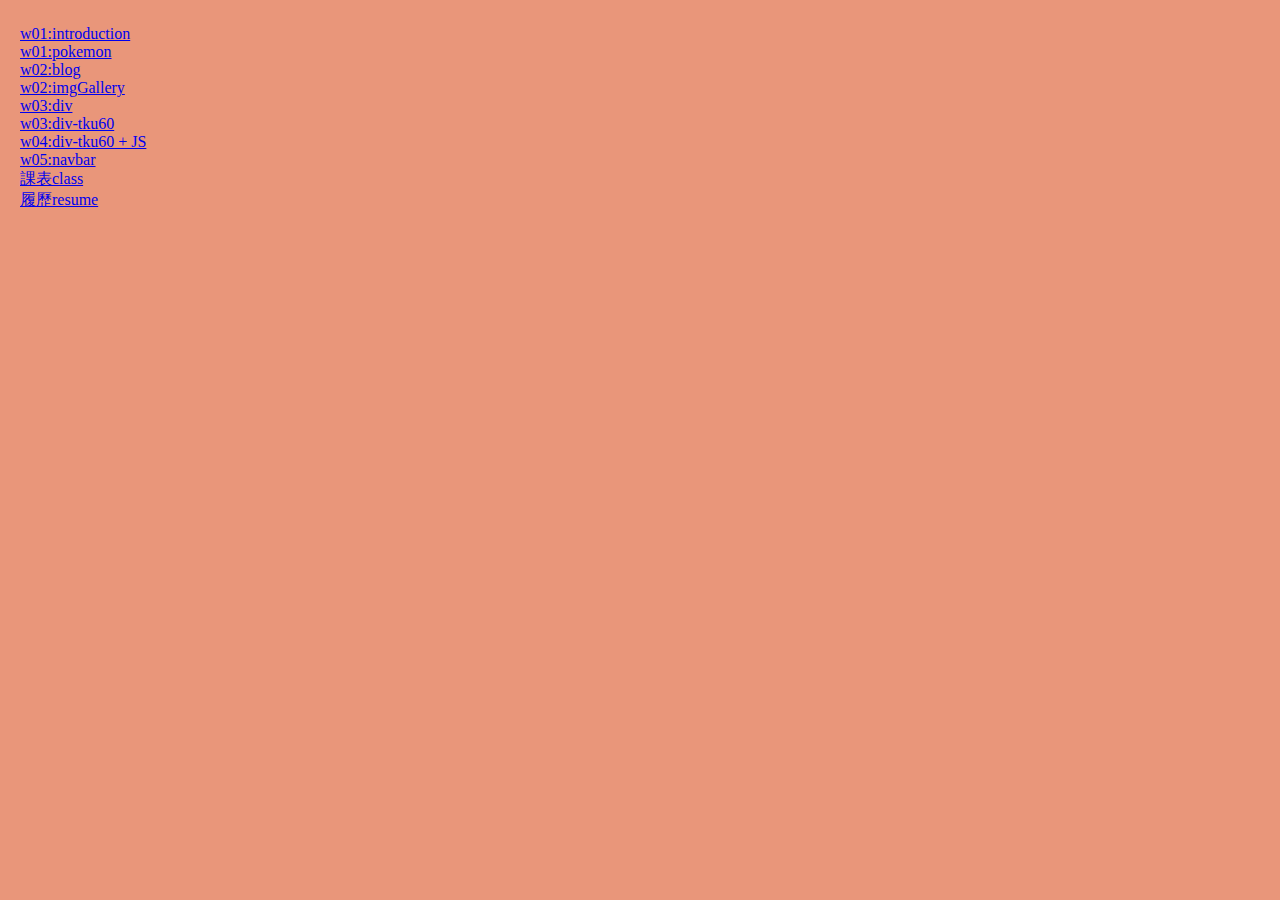
<file: index.html>
<!DOCTYPE html>
<html lang="en">
  <head>
    <meta charset="UTF-8" />
    <meta name="viewport" content="width=device-width, initial-scale=1.0" />
    <title>1091 Class Demo</title>
    <link rel="stylesheet" href="index.css" />
  </head>
  <body>
    <div class="container">
      <ul>
        <li>
          <a href="./w01-intro-pokemon/index.html"> w01:introduction </a>
        </li>
        <li>
          <a href="./w01-intro-pokemon/pokemon.html"> w01:pokemon </a>
        </li>
        <li>
          <a href="./w02-blog/blog.html"> w02:blog </a>
        </li>
        <li>
          <a href="./w02-imgGallery/imgGallery.html"> w02:imgGallery </a>
        </li>
        <li>
          <a href="./w03-div/div.html"> w03:div </a>
        </li>
        <li>
          <a href="./w03-div-tku60/div_tku60.html"> w03:div-tku60 </a>
        </li>
        <li>
          <a href="./w04-tku60-js/div_tku60.html"> w04:div-tku60 + JS </a>
        </li>
        <li>
          <a href="./w05-bs/navbar.html"> w05:navbar </a>
        </li>
        <li>
          <a href="./class/class.html"> 課表class </a>
        </li>
        <li>
          <a href="./resume/resume.html"> 履歷resume </a>
        </li>
      </ul>
    </div>
  </body>
</html>
</file>
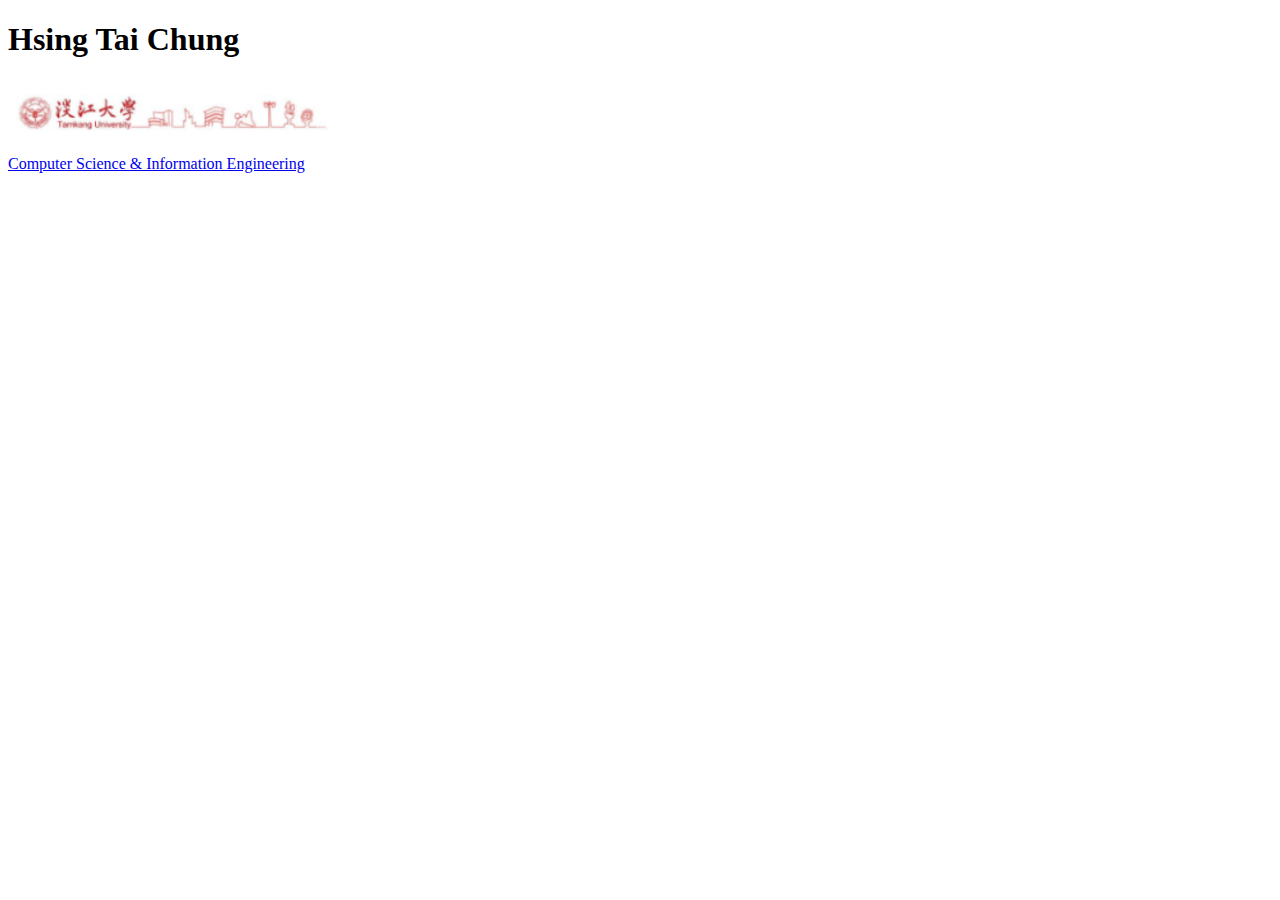
<file: w01-intro-pokemon/index.html>
<!DOCTYPE html>
<html lang="en">
  <head>
    <meta charset="UTF-8" />
    <meta name="viewport" content="width=device-width, initial-scale=1.0" />
    <title>Introduction</title>
  </head>
  <body>
    <div>
      <h1>Hsing Tai Chung</h1>
      <img src="./tku.PNG" width="350px" alt="" /><br />
      <a href="http://www.csie.tku.edu.tw/"
        >Computer Science & Information Engineering</a
      >
    </div>
  </body>
</html>
</file>
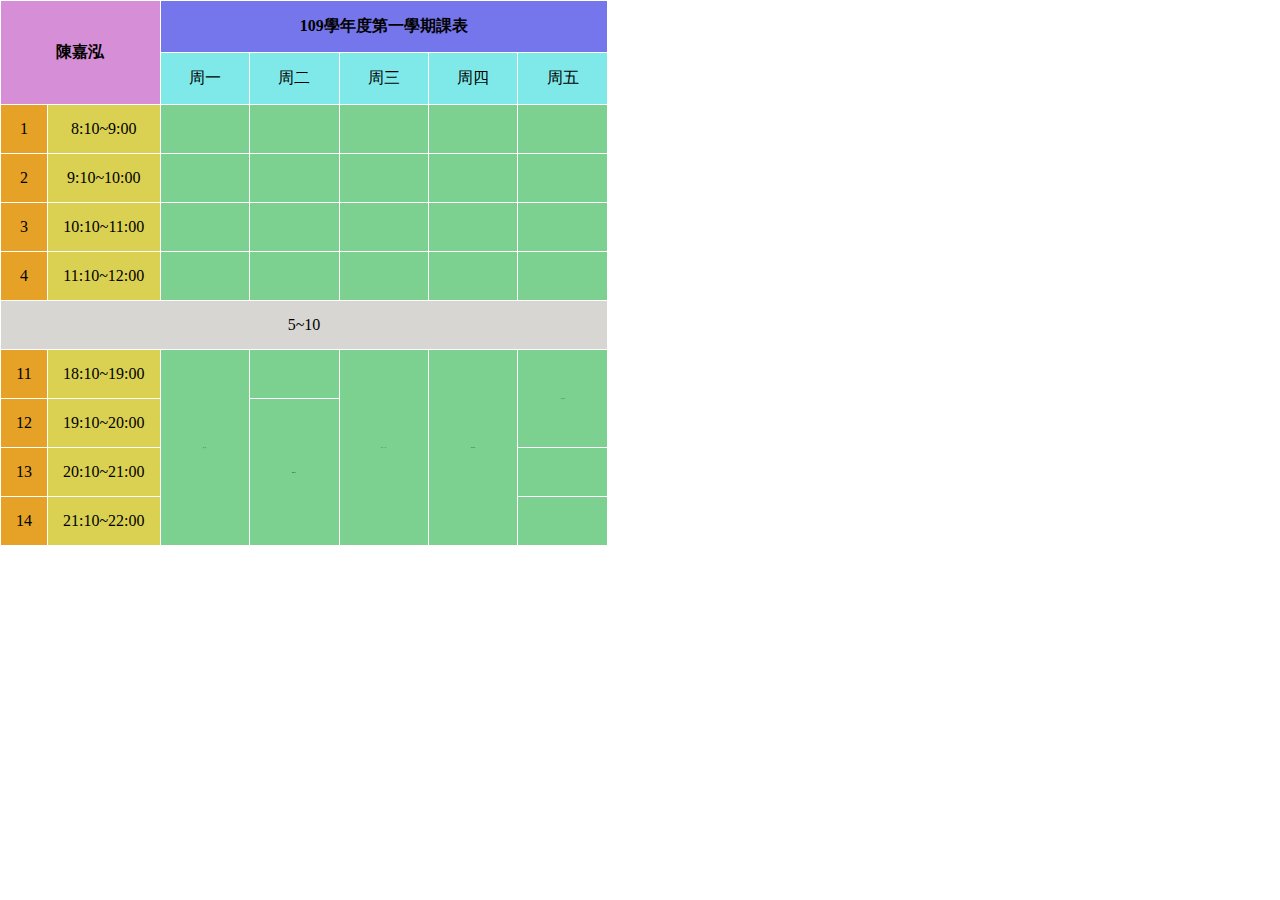
<file: class/class.html>
<!DOCTYPE html>
<html lang="en">
  <head>
    <meta charset="UTF-8" />
    <meta name="viewport" content="width=device-width, initial-scale=1.0" />
    <title>Document</title>
    <link rel="stylesheet" href="./class.css" />
  </head>
  <body>
    <div class="container">
      <table>
        <tr>
          <th rowspan="2" colspan="2" class="name">陳嘉泓</th>
          <th colspan="5" class="title">109學年度第一學期課表</th>
        </tr>
        <tr>
          <td class="day">周一</td>
          <td class="day">周二</td>
          <td class="day">周三</td>
          <td class="day">周四</td>
          <td class="day">周五</td>
        </tr>
        <tr>
          <td class="no">1</td>
          <td class="time">8:10~9:00</td>
          <td class="class"></td>
          <td class="class"></td>
          <td class="class"></td>
          <td class="class"></td>
          <td class="class"></td>
        </tr>
        <tr>
          <td class="no">2</td>
          <td class="time">9:10~10:00</td>
          <td class="class"></td>

          <td class="class"></td>
          <td class="class"></td>
          <td class="class"></td>
          <td class="class"></td>
        </tr>
        <tr>
          <td class="no">3</td>
          <td class="time">10:10~11:00</td>
          <td class="class"></td>
          <td class="class"></td>
          <td class="class"></td>
          <td class="class"></td>

          <td class="class"></td>
        </tr>
        <tr>
          <td class="no">4</td>
          <td class="time">11:10~12:00</td>
          <td class="class"></td>
          <td class="class"></td>
          <td class="class"></td>
          <td class="class"></td>
          <td class="class"></td>
        </tr>
        <tr>
          <td colspan="7" class="mid">5~10</td>
        </tr>
        <tr>
          <td class="no">11</td>
          <td class="time">18:10~19:00</td>
          <td rowspan="4" class="class">網頁設計</td>
          <td class="class"></td>
          <td rowspan="4" class="class">演算法(一)</td>
          <td rowspan="4" class="class">數據圖型</td>
          <td class="class" rowspan="2">網頁基礎</td>
        </tr>
        <tr>
          <td class="no">12</td>
          <td class="time">19:10~20:00</td>
          <td rowspan="4" class="class">專題製作</td>
          
        </tr>
        <tr>
          <td class="no">13</td>
          <td class="time">20:10~21:00</td>
          <td class="class"></td>
        </tr>
        <tr>
          <td class="no">14</td>
          <td class="time">21:10~22:00</td>
          <td class="class"></td>
        </tr>
      </table>
    </div>
  </body>
</html>
</file>
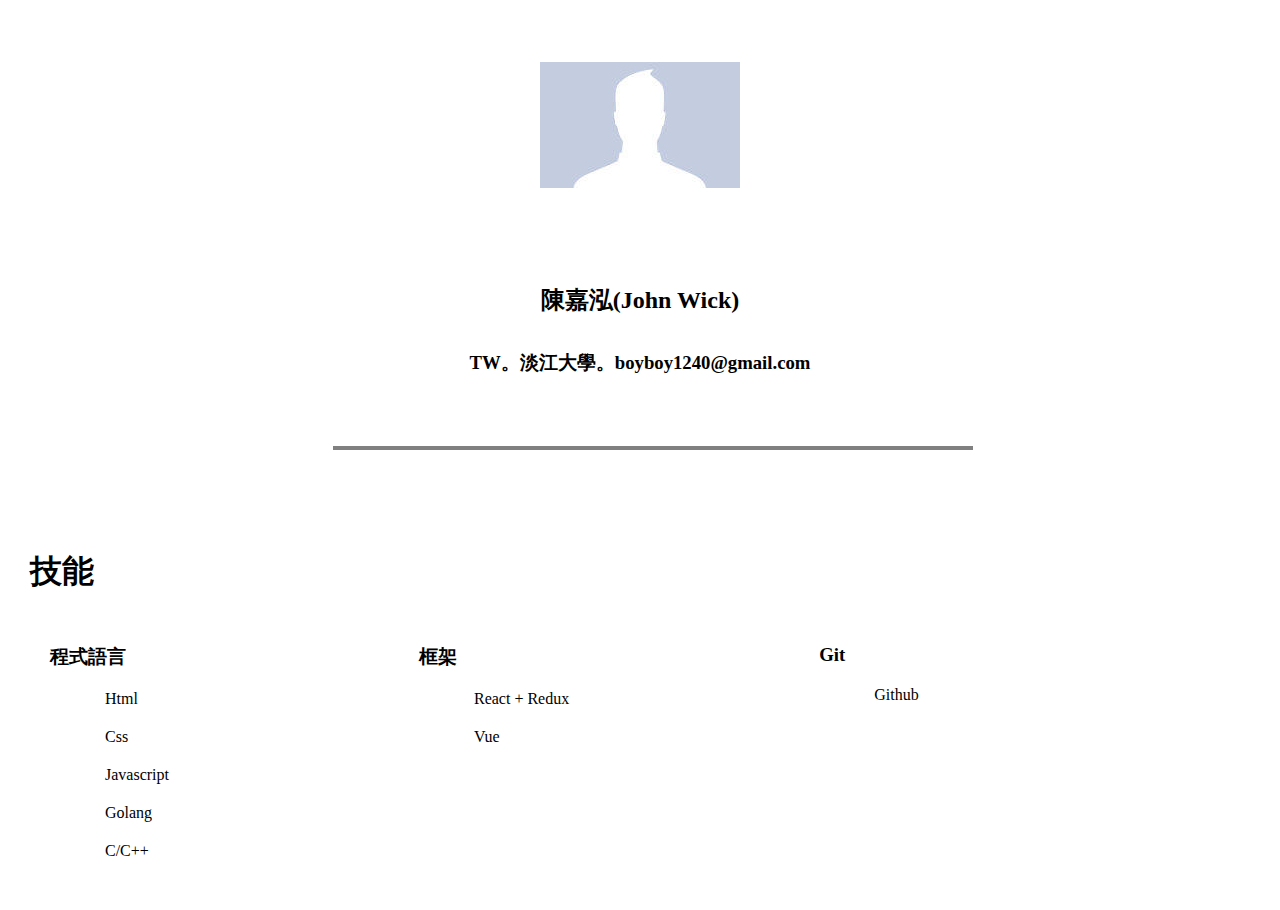
<file: resume/resume.html>
<!DOCTYPE html>
<html lang="en">
<head>
  <meta charset="UTF-8">
  <meta name="viewport" content="width=device-width, initial-scale=1.0">
  <meta http-equiv="X-UA-Compatible" content="ie=edge">
  <link rel="stylesheet" href="./resume.css">
  <title>Document</title>
</head>
<body>
  <div class="photo">  
      <img src="./pt.jpg" alt="">       
  </div>
  <div class="contenta">
    <h2>陳嘉泓(John Wick)</h2>
  </div>
  <div class="contentb">
    <h3>TW。淡江大學。boyboy1240@gmail.com</p>
  </div>
  <hr>
  <h1>技能</h1>
  <div class="language">
  <h3>程式語言</h3>  
  <p>Html</p>
  <p>Css</p>
  <p>Javascript</p>
  <p>Golang</p>
  <p>C/C++</p>
  </div>
  <div class="frame">
    <h3>框架</h3>  
    <p>React + Redux</p>
    <p>Vue</p>   
    </div>

    <div class="git">
      <h3>Git</h3>  
      <p>Github</p>
       
      </div>
      
  
</body>
</html>
</file>
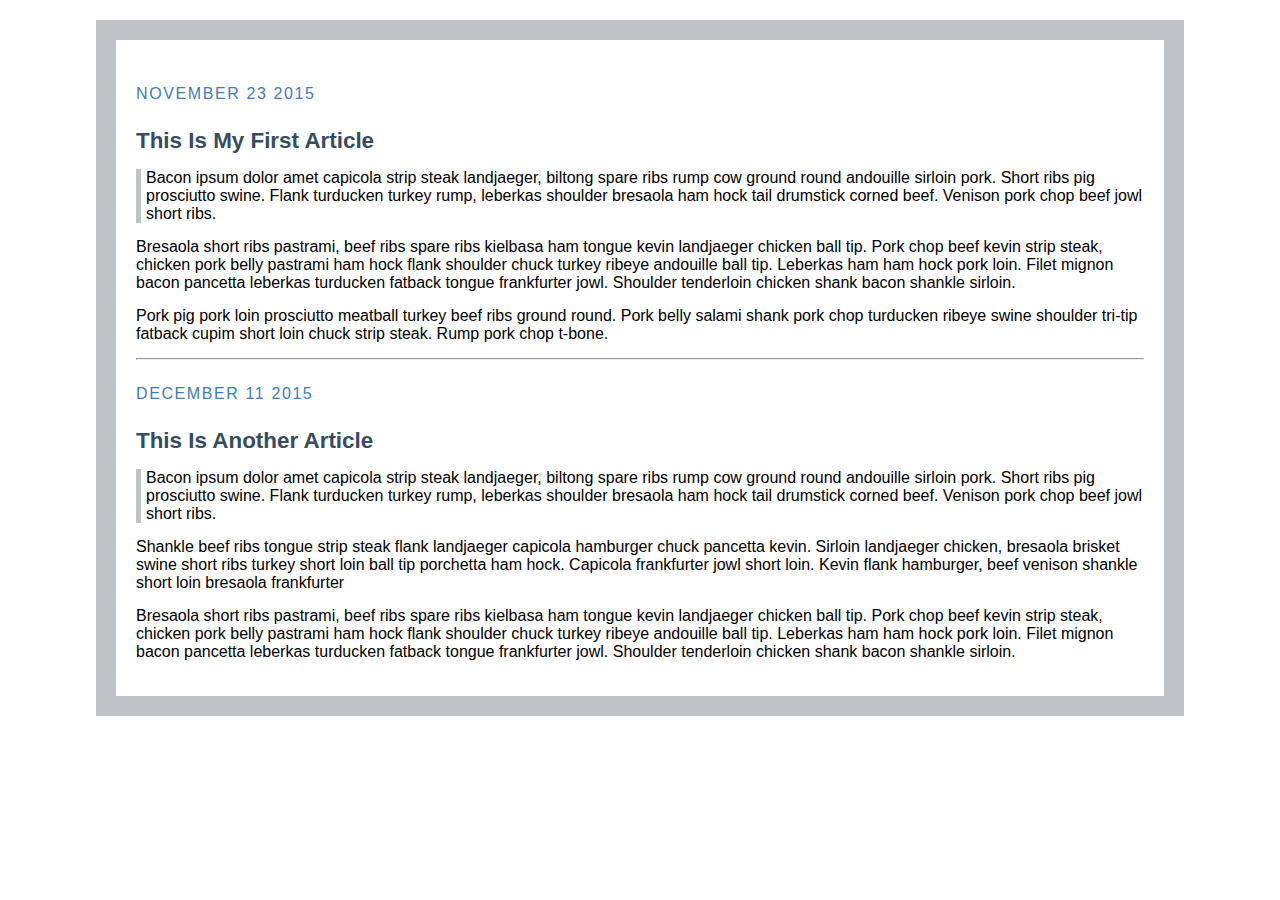
<file: w02-blog/blog.html>
<!DOCTYPE html>
<html>
  <head>
    <title>My Blog</title>
    <link rel="stylesheet" type="text/css" href="blog.css" />
  </head>
  <body>
    <link
      href="http://fonts.googleapis.com/css?family=Source+Sans+Pro:400,700,400italic|Source+Code+Pro:400,700"
      rel="stylesheet"
      type="text/css"
    />

    <div class="post">
      <div class="date">November 23 2015</div>
      <h2>This Is My First Article</h2>

      <p class="quote">
        Bacon ipsum dolor amet capicola strip steak landjaeger, biltong spare
        ribs rump cow ground round andouille sirloin pork. Short ribs pig
        prosciutto swine. Flank turducken turkey rump, leberkas shoulder
        bresaola ham hock tail drumstick corned beef. Venison pork chop beef
        jowl short ribs.
      </p>

      <p class="post-info">
        Bresaola short ribs pastrami, beef ribs spare ribs kielbasa ham tongue
        kevin landjaeger chicken ball tip. Pork chop beef kevin strip steak,
        chicken pork belly pastrami ham hock flank shoulder chuck turkey ribeye
        andouille ball tip. Leberkas ham ham hock pork loin. Filet mignon bacon
        pancetta leberkas turducken fatback tongue frankfurter jowl. Shoulder
        tenderloin chicken shank bacon shankle sirloin.
      </p>

      <p class="post-info">
        Pork pig pork loin prosciutto meatball turkey beef ribs ground round.
        Pork belly salami shank pork chop turducken ribeye swine shoulder
        tri-tip fatback cupim short loin chuck strip steak. Rump pork chop
        t-bone.
      </p>
    </div>

    <hr />

    <div class="post">
      <div class="date">December 11 2015</div>
      <h2>This Is Another Article</h2>

      <p class="quote">
        Bacon ipsum dolor amet capicola strip steak landjaeger, biltong spare
        ribs rump cow ground round andouille sirloin pork. Short ribs pig
        prosciutto swine. Flank turducken turkey rump, leberkas shoulder
        bresaola ham hock tail drumstick corned beef. Venison pork chop beef
        jowl short ribs.
      </p>

      <p class="post-info">
        Shankle beef ribs tongue strip steak flank landjaeger capicola hamburger
        chuck pancetta kevin. Sirloin landjaeger chicken, bresaola brisket swine
        short ribs turkey short loin ball tip porchetta ham hock. Capicola
        frankfurter jowl short loin. Kevin flank hamburger, beef venison shankle
        short loin bresaola frankfurter
      </p>

      <p class="post-info">
        Bresaola short ribs pastrami, beef ribs spare ribs kielbasa ham tongue
        kevin landjaeger chicken ball tip. Pork chop beef kevin strip steak,
        chicken pork belly pastrami ham hock flank shoulder chuck turkey ribeye
        andouille ball tip. Leberkas ham ham hock pork loin. Filet mignon bacon
        pancetta leberkas turducken fatback tongue frankfurter jowl. Shoulder
        tenderloin chicken shank bacon shankle sirloin.
      </p>
    </div>
  </body>
</html>
</file>
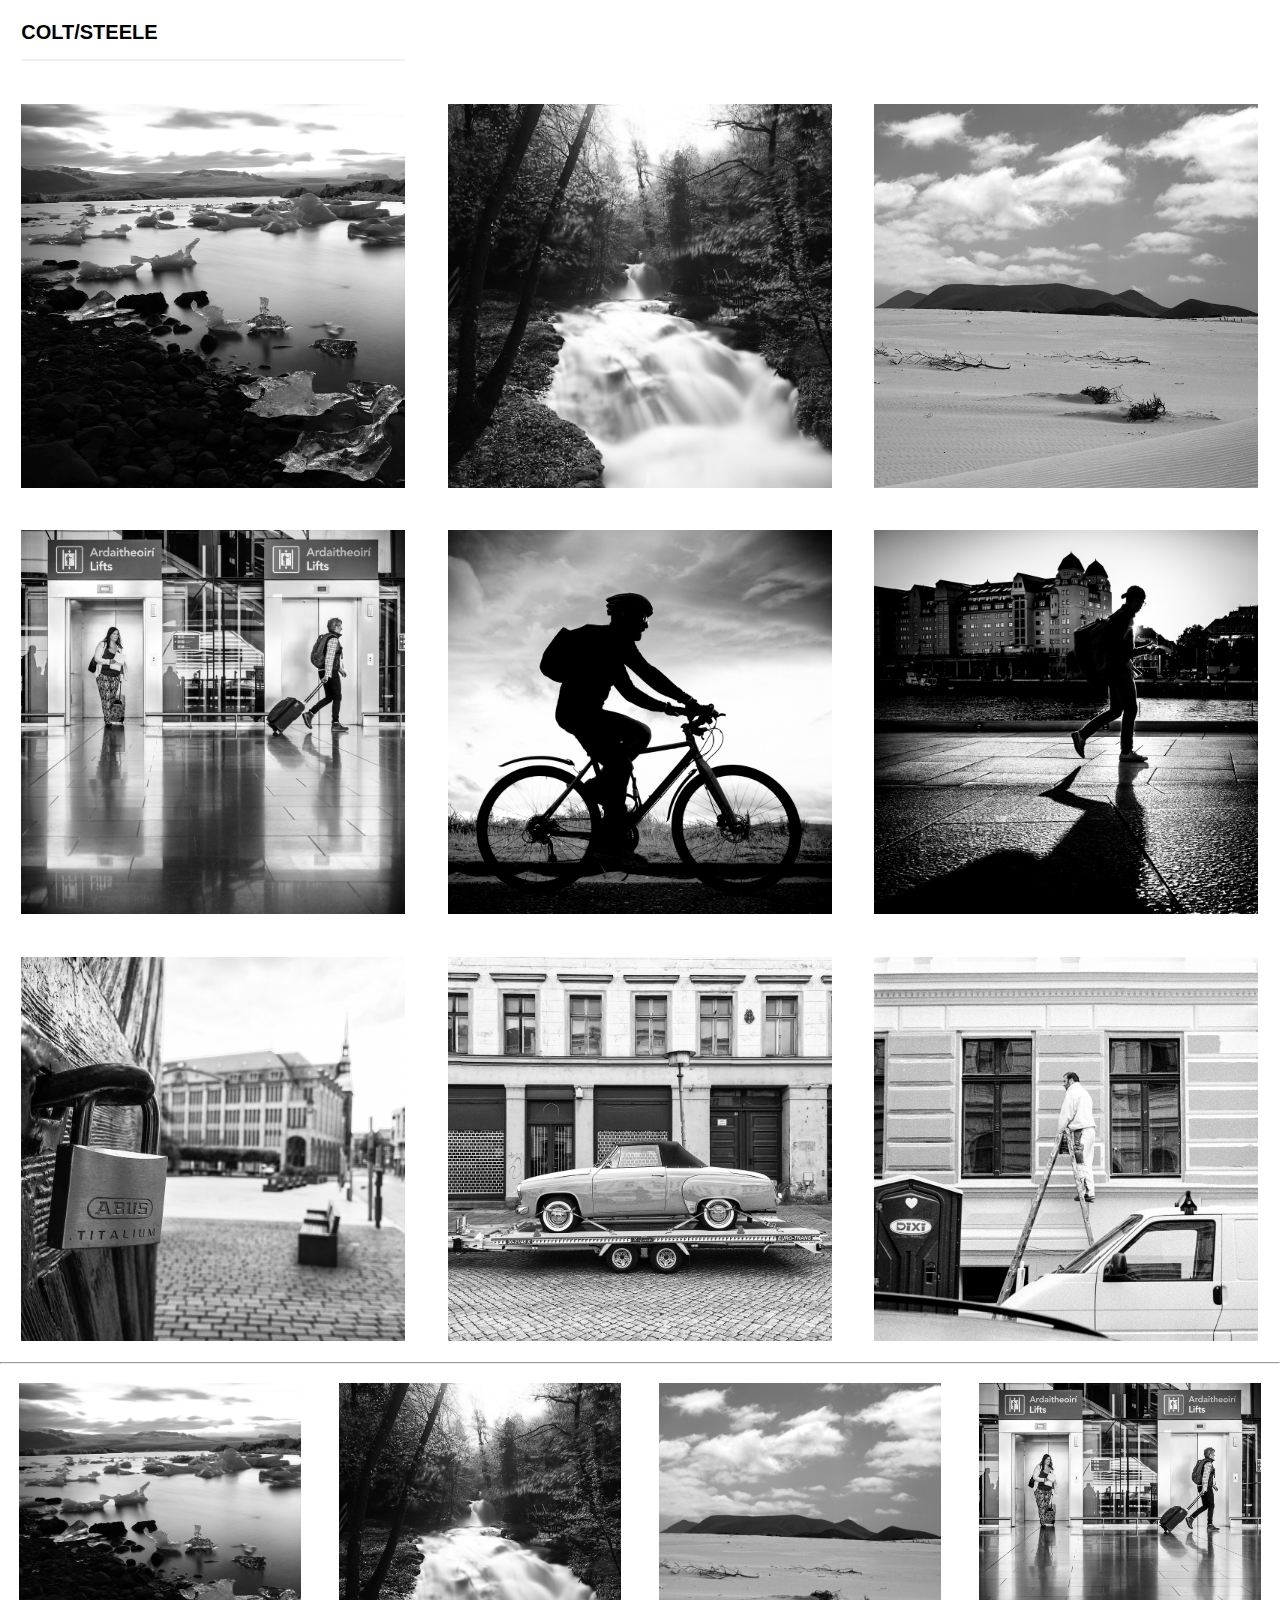
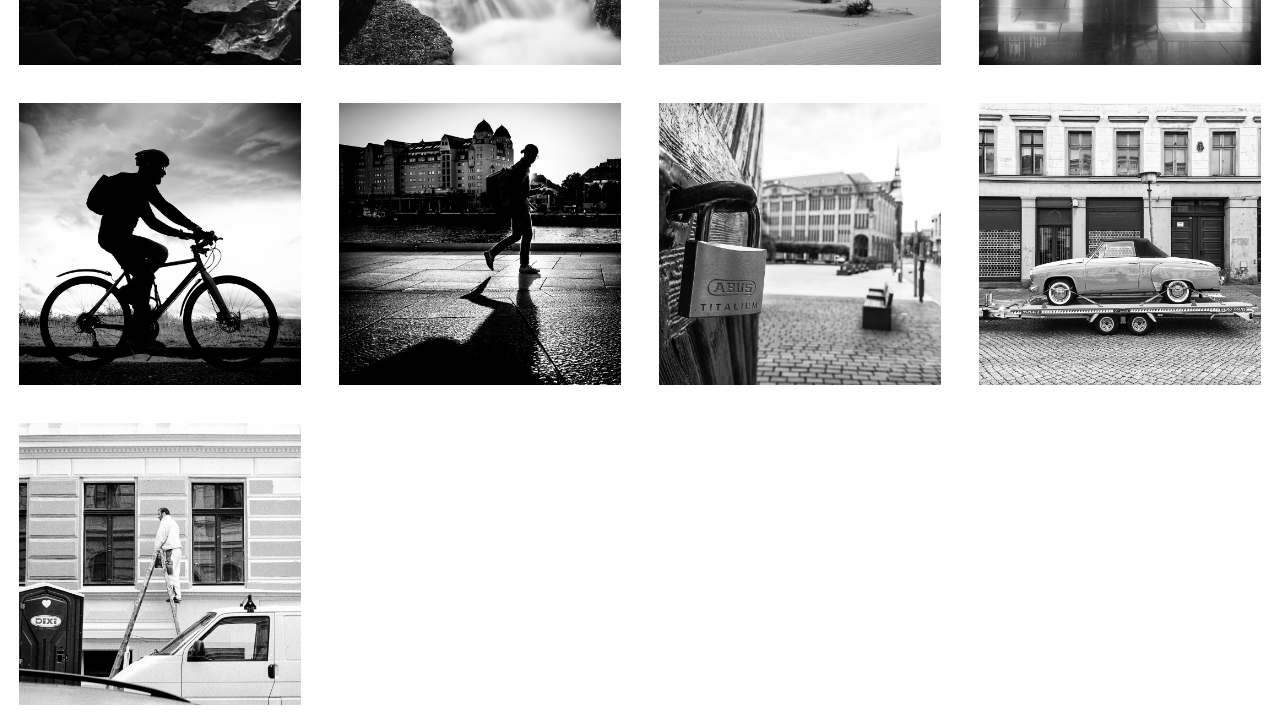
<file: w02-imgGallery/imgGallery.html>
<!DOCTYPE html>
<html lang="en">
  <head>
    <meta charset="UTF-8" />
    <meta name="viewport" content="width=device-width, initial-scale=1.0" />
    <title>Image Gallery</title>
    <link rel="stylesheet" href="./imgGallery.css" />
  </head>
  <body>
    <p>Colt/Steele</p>
    <div id="line3">
      <img src="./img/img1.jpg" alt="" />
      <img src="./img/img2.jpg" alt="" />
      <img src="./img/img3.jpg" alt="" />
      <img src="./img/img4.jpg" alt="" />
      <img src="./img/img5.jpg" alt="" />
      <img src="./img/img6.jpg" alt="" />
      <img src="./img/img7.jpg" alt="" />
      <img src="./img/img8.jpg" alt="" />
      <img src="./img/img9.jpg" alt="" />
    </div>
    <hr />
    <div id="line4">
      <img src="./img/img1.jpg" alt="" />
      <img src="./img/img2.jpg" alt="" />
      <img src="./img/img3.jpg" alt="" />
      <img src="./img/img4.jpg" alt="" />
      <img src="./img/img5.jpg" alt="" />
      <img src="./img/img6.jpg" alt="" />
      <img src="./img/img7.jpg" alt="" />
      <img src="./img/img8.jpg" alt="" />
      <img src="./img/img9.jpg" alt="" />
    </div>
  </body>
</html>
</file>
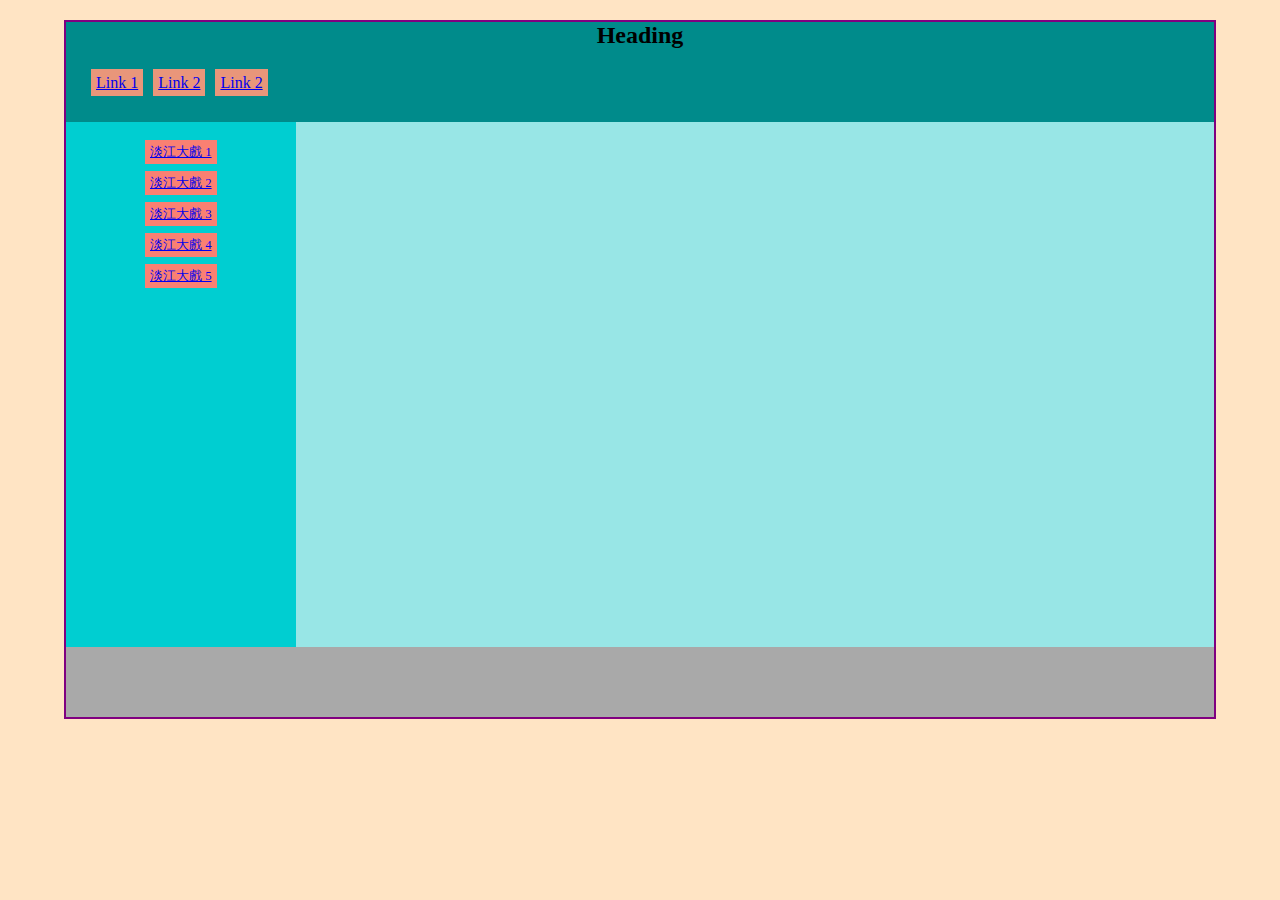
<file: w03-div-tku60/div_tku60.html>
<!DOCTYPE html>
<html lang="en">
  <head>
    <meta charset="UTF-8" />
    <meta name="viewport" content="width=device-width, initial-scale=1.0" />
    <title>Div Demo</title>
    <link rel="stylesheet" href="./div_tku60.css" />
  </head>
  <body>
    <div id="container">
      <div id="heading">
        <h2>Heading</h2>
        <ul>
          <li>
            <a href="#">Link 1</a>
          </li>
          <li>
            <a href="#">Link 2</a>
          </li>
          <li>
            <a href="#">Link 2</a>
          </li>
        </ul>
      </div>
      <div id="main">
        <aside>
          <ul>
            <li>
              <a href="#">淡江大戲 1</a>
            </li>
            <li>
              <a href="#">淡江大戲 2</a>
            </li>
            <li>
              <a href="#">淡江大戲 3</a>
            </li>
            <li>
              <a href="#">淡江大戲 4</a>
            </li>
            <li>
              <a href="#">淡江大戲 5</a>
            </li>
          </ul>
        </aside>
        <div id="section">
          <div class="video-responsive">
            <div id="player">
              <iframe
                width="560"
                height="315"
                src="https://www.youtube.com/embed/RechrtUxfQc"
                frameborder="0"
                allow="accelerometer; autoplay; clipboard-write; encrypted-media; gyroscope; picture-in-picture"
                allowfullscreen
              ></iframe>
            </div>
          </div>
        </div>
      </div>
      <div id="footer"></div>
    </div>
  </body>
</html>
</file>
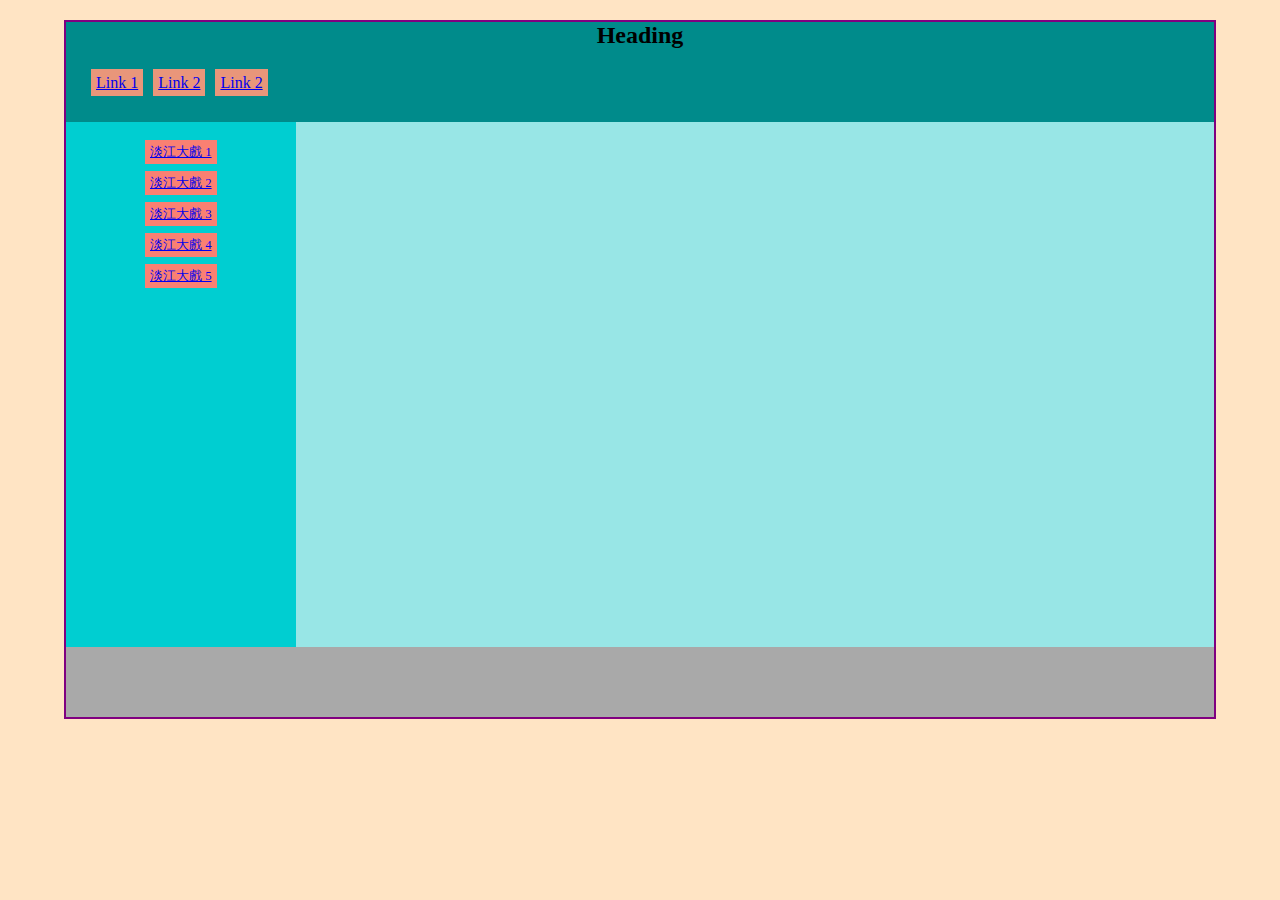
<file: w04-tku60-js/div_tku60.html>
<!DOCTYPE html>
<html lang="en">
  <head>
    <meta charset="UTF-8" />
    <meta name="viewport" content="width=device-width, initial-scale=1.0" />
    <title>Div Demo</title>
    <link rel="stylesheet" href="./div_tku60.css" />
  </head>
  <body>
    <div id="container">
      <div id="heading">
        <h2>Heading</h2>
        <ul>
          <li>
            <a href="#">Link 1</a>
          </li>
          <li>
            <a href="#">Link 2</a>
          </li>
          <li>
            <a href="#">Link 2</a>
          </li>
        </ul>
      </div>
      <div id="main">
        <aside>
          <ul>
            <li onclick="changeVideo(1)">
              <a href="#">淡江大戲 1</a>
            </li>
            <li onclick="changeVideo(2)">
              <a href="#">淡江大戲 2</a>
            </li>
            <li onclick="changeVideo(3)">
              <a href="#">淡江大戲 3</a>
            </li>
            <li onclick="changeVideo(4)">
              <a href="#">淡江大戲 4</a>
            </li>
            <li onclick="changeVideo(5)">
              <a href="#">淡江大戲 5</a>
            </li>
          </ul>
        </aside>
        <div id="section">
          <div class="video-responsive">
            <div id="player">
              <iframe
                width="560"
                height="315"
                src="https://www.youtube.com/embed/RechrtUxfQc"
                frameborder="0"
                allow="accelerometer; autoplay; clipboard-write; encrypted-media; gyroscope; picture-in-picture"
                allowfullscreen
              ></iframe>
            </div>
          </div>
        </div>
      </div>
      <div id="footer"></div>
    </div>
    <script src="./div-tku60.js"></script>
  </body>
</html>
</file>
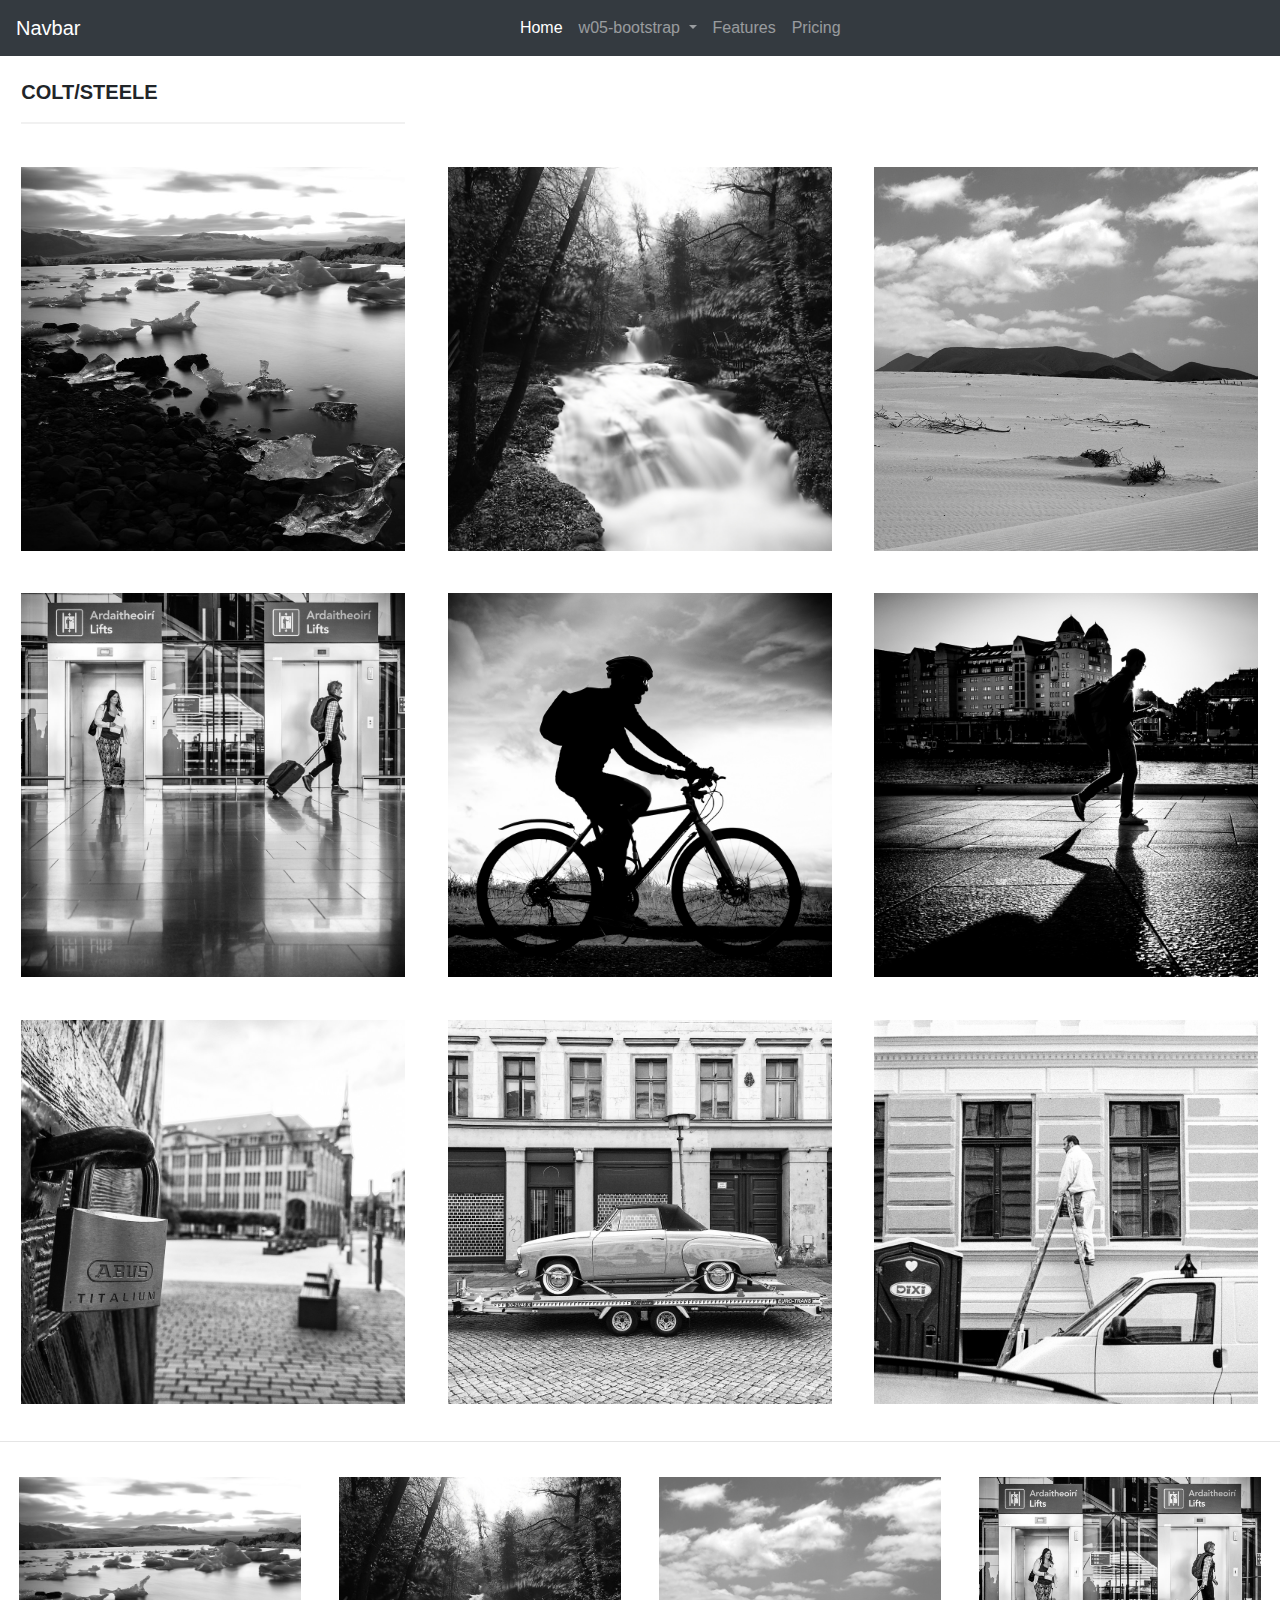
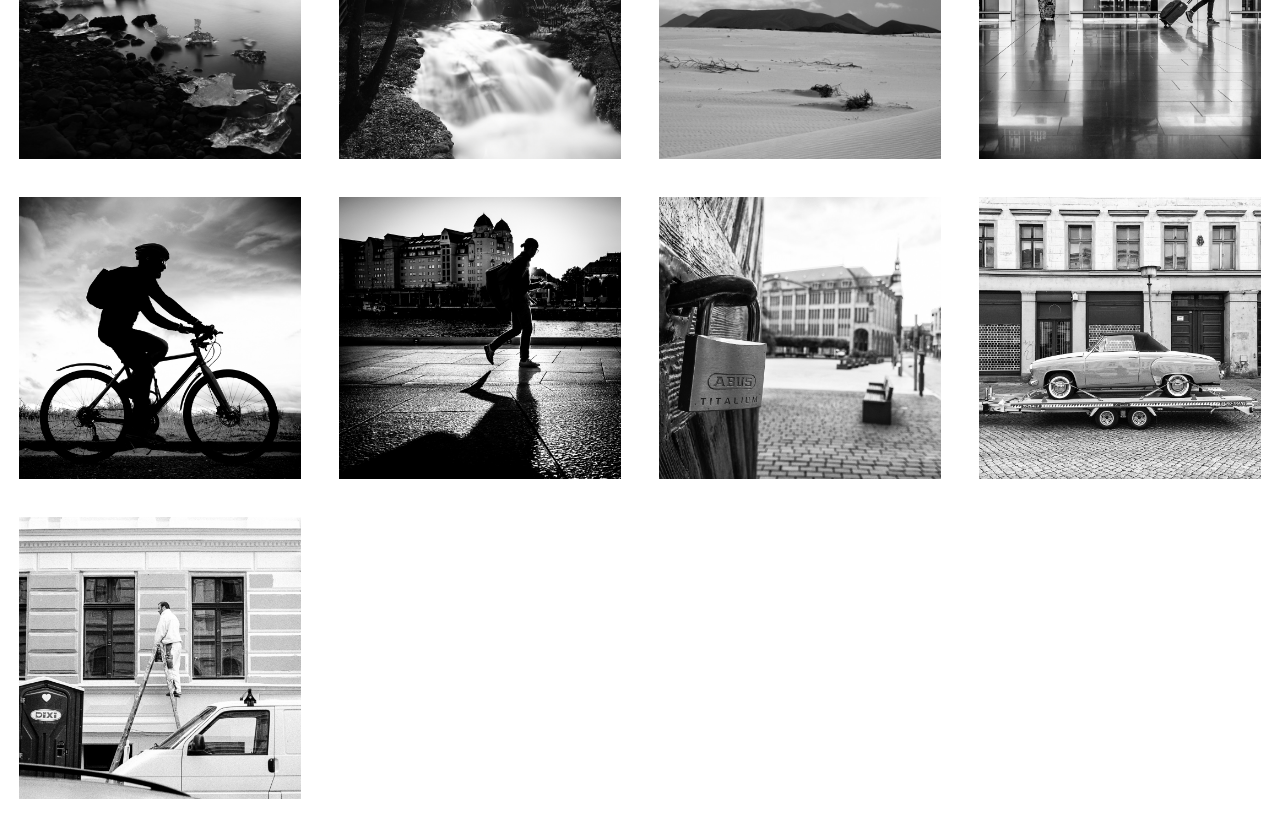
<file: w05-bs/w02-imgGallery/imgGallery.html>
<!DOCTYPE html>
<html lang="en">
  <head>
    <link
      rel="stylesheet"
      href="https://stackpath.bootstrapcdn.com/bootstrap/4.5.2/css/bootstrap.min.css"
      integrity="sha384-JcKb8q3iqJ61gNV9KGb8thSsNjpSL0n8PARn9HuZOnIxN0hoP+VmmDGMN5t9UJ0Z"
      crossorigin="anonymous"
    />
    <meta charset="UTF-8" />
    <meta name="viewport" content="width=device-width, initial-scale=1.0" />
    <title>Image Gallery</title>
    <link rel="stylesheet" href="./imgGallery.css" />
  </head>
  <body>
    <nav class="navbar navbar-expand-lg navbar-dark bg-dark">
      <a class="navbar-brand" href="#">Navbar</a>
      <button
        class="navbar-toggler"
        type="button"
        data-toggle="collapse"
        data-target="#navbarNavDropdown"
        aria-controls="navbarNavDropdown"
        aria-expanded="false"
        aria-label="Toggle navigation"
      >
        <span class="navbar-toggler-icon"></span>
      </button>
      <div class="collapse navbar-collapse" id="navbarNavDropdown">
        <ul class="navbar-nav mx-auto">
          <li class="nav-item active">
            <a class="nav-link" href="../navbar.html"
              >Home <span class="sr-only">(current)</span></a
            >
          </li>
          <li class="nav-item dropdown">
            <a
              class="nav-link dropdown-toggle"
              href="#"
              id="navbarDropdownMenuLink"
              role="button"
              data-toggle="dropdown"
              aria-haspopup="true"
              aria-expanded="false"
            >
              w05-bootstrap
            </a>
            <div class="dropdown-menu" aria-labelledby="navbarDropdownMenuLink">
              <a class="dropdown-item" href="../w01-intro-bs/intro_bs.html"
                >intro-bs</a
              >
              <a class="dropdown-item" href="../w01-intro-bs/pokemon_bs.html"
                >pokemon_bs</a
              >
              <a class="dropdown-item" href="./imgGallery.html">imgGallery</a>
              <a class="dropdown-item" href="../w04-tku60-js/div_tku60.html"
                >div+tku60</a
              >
            </div>
          </li>
          <li class="nav-item">
            <a class="nav-link" href="#">Features</a>
          </li>
          <li class="nav-item">
            <a class="nav-link" href="#">Pricing</a>
          </li>
        </ul>
      </div>
    </nav>
    <p>Colt/Steele</p>
    <div id="line3">
      <img src="./img/img1.jpg" alt="" />
      <img src="./img/img2.jpg" alt="" />
      <img src="./img/img3.jpg" alt="" />
      <img src="./img/img4.jpg" alt="" />
      <img src="./img/img5.jpg" alt="" />
      <img src="./img/img6.jpg" alt="" />
      <img src="./img/img7.jpg" alt="" />
      <img src="./img/img8.jpg" alt="" />
      <img src="./img/img9.jpg" alt="" />
    </div>
    <hr />
    <div id="line4">
      <img src="./img/img1.jpg" alt="" />
      <img src="./img/img2.jpg" alt="" />
      <img src="./img/img3.jpg" alt="" />
      <img src="./img/img4.jpg" alt="" />
      <img src="./img/img5.jpg" alt="" />
      <img src="./img/img6.jpg" alt="" />
      <img src="./img/img7.jpg" alt="" />
      <img src="./img/img8.jpg" alt="" />
      <img src="./img/img9.jpg" alt="" />
    </div>
    <script
      src="https://code.jquery.com/jquery-3.5.1.slim.min.js"
      integrity="sha384-DfXdz2htPH0lsSSs5nCTpuj/zy4C+OGpamoFVy38MVBnE+IbbVYUew+OrCXaRkfj"
      crossorigin="anonymous"
    ></script>
    <script
      src="https://cdn.jsdelivr.net/npm/popper.js@1.16.1/dist/umd/popper.min.js"
      integrity="sha384-9/reFTGAW83EW2RDu2S0VKaIzap3H66lZH81PoYlFhbGU+6BZp6G7niu735Sk7lN"
      crossorigin="anonymous"
    ></script>
    <script
      src="https://stackpath.bootstrapcdn.com/bootstrap/4.5.2/js/bootstrap.min.js"
      integrity="sha384-B4gt1jrGC7Jh4AgTPSdUtOBvfO8shuf57BaghqFfPlYxofvL8/KUEfYiJOMMV+rV"
      crossorigin="anonymous"
    ></script>
  </body>
</html>
</file>
<file: index.css>
* {
  padding: 0;
  margin: 0;
  box-sizing: border-box;
}

body {
  background-color: darksalmon;
  font-size: 16px;
}

.container ul {
  margin-top: 25px;
  padding-left: 20px;
  list-style-type: none;
}
</file>
<file: class/class.css>
* {
  margin: 0;
  padding: 0;
  box-sizing: border-box;
}

table,
th,
td {
  border: 1px solid white;
  padding: 15px;
  border-collapse: collapse;
  text-align: center;
}

table {
  width: 608px;
}

.name {
  background-color: rgb(214, 142, 214);
  width: 100px;
}

.title {
  background-color: rgb(117, 117, 236);
  width: 500px;
}

.day {
  background-color: rgb(127, 233, 233);
  width: 100px;
}

.time {
  background-color: rgb(218, 208, 82);
  width: 90px;
}

.no {
  background-color: rgb(230, 162, 38);
  width: 10px;
}

.mid {
  background-color: rgb(216, 214, 210);
  width: 100%;
}

.class {
  background-color: rgb(125, 209, 144);
  width: 100px;
  font-size: 1px;
}
</file>
<file: resume/resume.css>
* {
  margin: 0;
  padding: 0;
  box-sizing: border-box;
}

.photo {
  width: 500px;
  height: 250px;
  margin: auto;
  display: flex;
  justify-content: center;
  align-items: center; 
  
}


.contenta {
  width: 500px; 
  margin: auto;
  display: flex;
  justify-content: center;
  align-items: center; 
  height: 100px;

}
.contentb {
  width: 500px; 
  margin: auto;
  display: flex;
  justify-content: center;
  align-items: center; 
}
hr{
  margin: 50px;
  border: none;
  border-bottom: solid 4px gray;
  width: 50%;
  margin-left: 26%;
}

h1 {
  margin-left: 30px;
  margin-top: 100px;
}

p {
  margin-left: 55px;
  margin-top: 20px;
}

.language {
  float:left;
  margin: 50px;
}
.frame {
  float:left;
  margin: 50px;
  margin-left: 200px;
}
.git {
  float:left;
  margin: 50px;
  margin-left: 200px;
}
</file>
<file: w02-blog/blog.css>
* {
  padding: 0;
  margin: 0;
  box-sizing: border-box;
}

body {
  margin: 20px auto;
  padding: 20px;
  border: 20px solid #bdc3c7;
  width: 85%;
  font-family: Arial, Helvetica, sans-serif;
  font-size: 16px;
}

.date {
  text-transform: uppercase;
  letter-spacing: 0.1rem;
  color: #417bbd;
  padding: 25px 0;
}

h2 {
  font-size: 1.4rem;
  font-weight: bold;
  color: #374c60;
  padding-bottom: 15px;
}

.quote {
  border-left: 5px solid #bdc3c7;
  padding-left: 5px;
}

.post-info {
  margin-top: 15px;
}

.post {
  margin-bottom: 15px;
}
</file>
<file: w02-imgGallery/imgGallery.css>
* {
  padding: 0;
  margin: 0;
  box-sizing: border-box;
}

#line3,
#line4 {
  display: flex;
  flex-wrap: wrap;
}

#line3 img {
  width: 30%;
  margin: 1.66%;
}

#line4 img {
  width: 22%;
  margin: 1.5%;
}

p {
  text-transform: uppercase;
  font-family: Arial, Helvetica, sans-serif;
  font-size: 20px;
  font-weight: 600;
  border-bottom: 2px solid #f1f1f1;
  padding-bottom: 15px;
  width: 30%;
  margin: 1.66%;
}
</file>
<file: w03-div-tku60/div_tku60.css>
* {
  padding: 0;
  margin: 0;
  box-sizing: border-box;
}

body {
  background-color: bisque;
  font-size: 16px;
}

#container {
  width: 90%;
  border: 2px solid purple;
  margin: 20px auto;
}

#heading {
  width: 100%;
  height: 100px;
  background-color: darkcyan;
  text-align: center;
}

#heading ul {
  display: flex;
  margin-top: 25px;
  padding-left: 20px;
}

#heading li {
  list-style-type: none;
  padding: 0px 5px 10px 5px;
  font-size: 0.9 rem;
}

#heading ul a {
  background-color: darksalmon;
  padding: 5px;
}

#heading ul a:hover {
  background-color: crimson;
}

#main {
  display: flex;
  background-color: darkturquoise;
}

#main ul {
  display: flex;
  flex-direction: column;
  margin-top: 15px;
}

#main li {
  list-style-type: none;
  text-align: center;
  margin: 7px;
  font-size: 0.8rem;
}

#main ul a {
  background-color: salmon;
  padding: 5px;
}

#main ul a:hover {
  background-color: crimson;
}

aside {
  width: 20%;
  height: 100%;
  background-color: darkturquoise;
}

#section {
  width: 80%;
  height: 100%;
  background-color: rgb(152, 230, 230);
  padding: 10px;
}

#footer {
  width: 100%;
  height: 70px;
  background-color: darkgray;
}

.video-responsive {
  overflow: hidden;
  padding-bottom: 56.25%;
  position: relative;
  height: 0;
}

.video-responsive iframe {
  left: 0;
  top: 0;
  height: 100%;
  width: 100%;
  position: absolute;
}
</file>
<file: w04-tku60-js/div_tku60.css>
* {
  padding: 0;
  margin: 0;
  box-sizing: border-box;
}

body {
  background-color: bisque;
  font-size: 16px;
}

#container {
  width: 90%;
  border: 2px solid purple;
  margin: 20px auto;
}

#heading {
  width: 100%;
  height: 100px;
  background-color: darkcyan;
  text-align: center;
}

#heading ul {
  display: flex;
  margin-top: 25px;
  padding-left: 20px;
}

#heading li {
  list-style-type: none;
  padding: 0px 5px 10px 5px;
  font-size: 0.9 rem;
}

#heading ul a {
  background-color: darksalmon;
  padding: 5px;
}

#heading ul a:hover {
  background-color: crimson;
}

#main {
  display: flex;
  background-color: darkturquoise;
}

#main ul {
  display: flex;
  flex-direction: column;
  margin-top: 15px;
}

#main li {
  list-style-type: none;
  text-align: center;
  margin: 7px;
  font-size: 0.8rem;
}

#main ul a {
  background-color: salmon;
  padding: 5px;
}

#main ul a:hover {
  background-color: crimson;
}

aside {
  width: 20%;
  height: 100%;
  background-color: darkturquoise;
}

#section {
  width: 80%;
  height: 100%;
  background-color: rgb(152, 230, 230);
  padding: 10px;
}

#footer {
  width: 100%;
  height: 70px;
  background-color: darkgray;
}

.video-responsive {
  overflow: hidden;
  padding-bottom: 56.25%;
  position: relative;
  height: 0;
}

.video-responsive iframe {
  left: 0;
  top: 0;
  height: 100%;
  width: 100%;
  position: absolute;
}
</file>
<file: w05-bs/w02-imgGallery/imgGallery.css>
* {
  padding: 0;
  margin: 0;
  box-sizing: border-box;
}

#line3,
#line4 {
  display: flex;
  flex-wrap: wrap;
}

#line3 img {
  width: 30%;
  margin: 1.66%;
}

#line4 img {
  width: 22%;
  margin: 1.5%;
}

p {
  text-transform: uppercase;
  font-family: Arial, Helvetica, sans-serif;
  font-size: 20px;
  font-weight: 600;
  border-bottom: 2px solid #f1f1f1;
  padding-bottom: 15px;
  width: 30%;
  margin: 1.66%;
}
</file>
